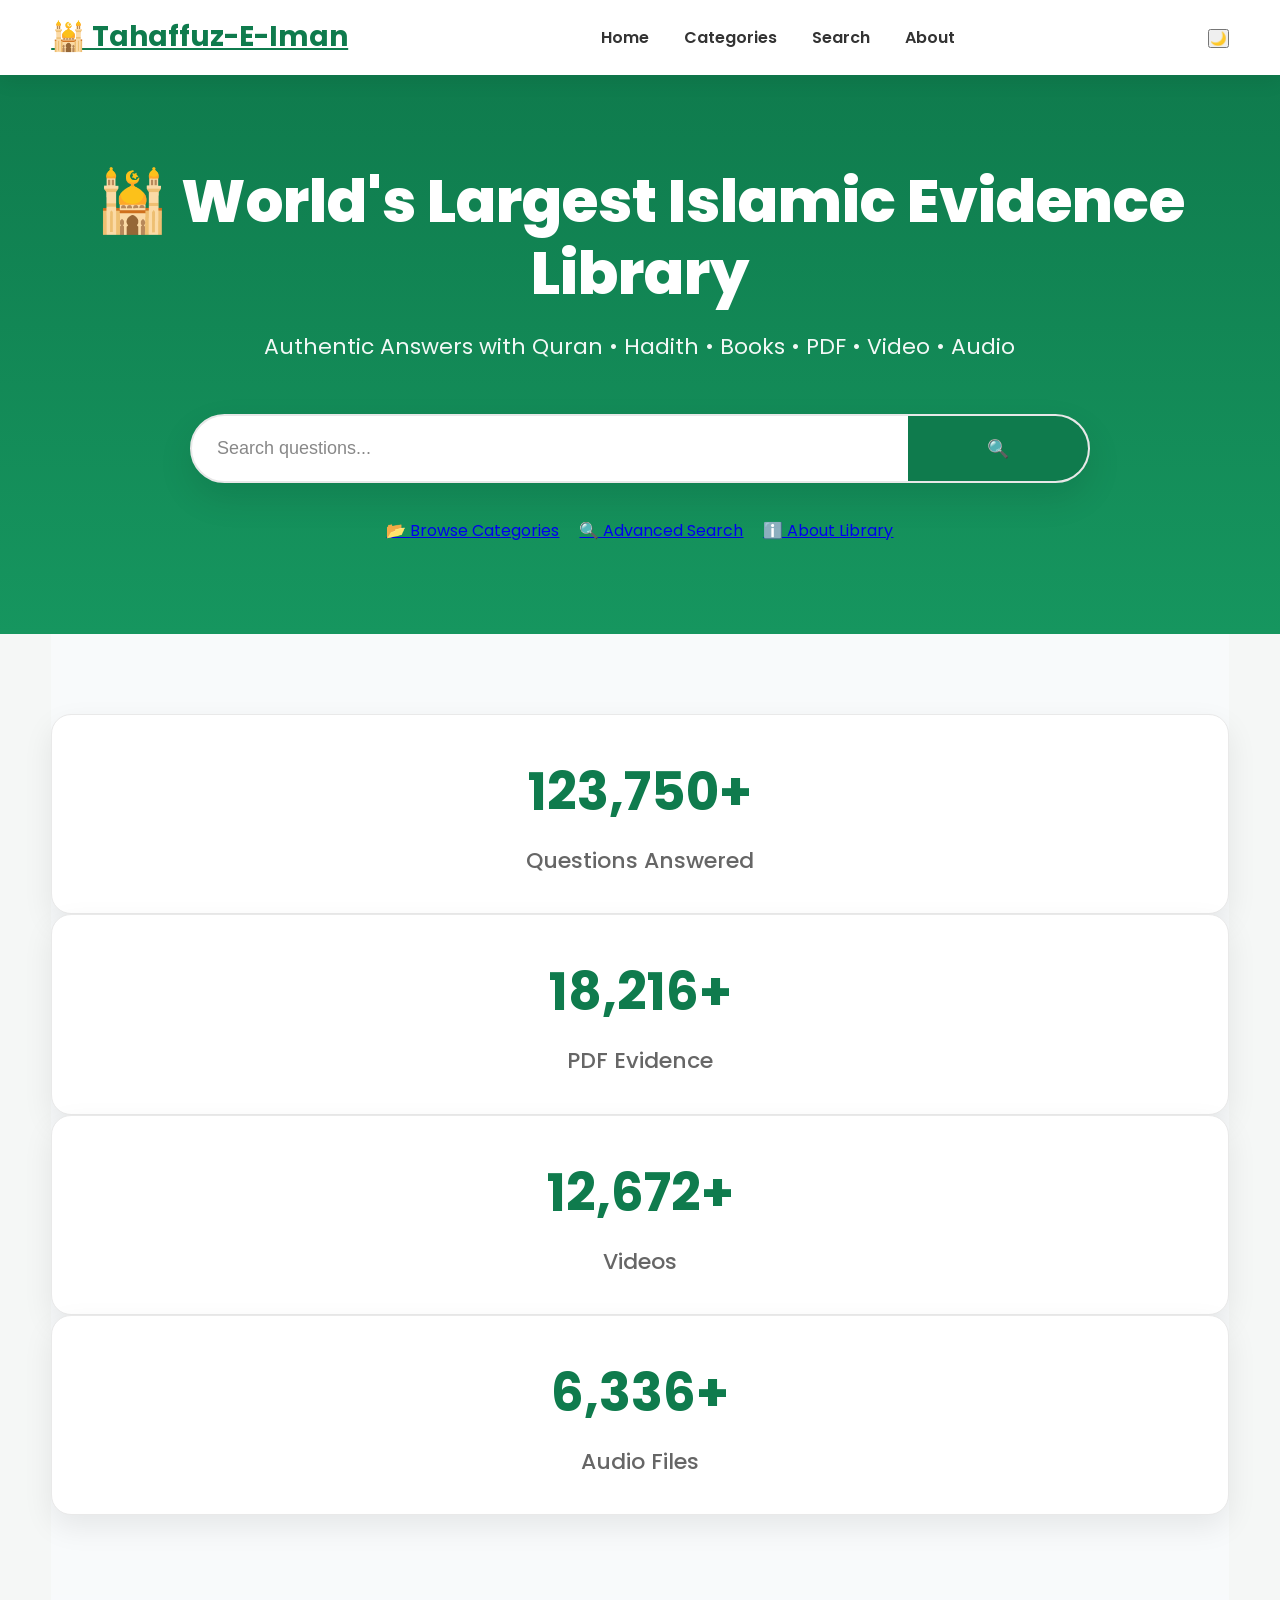
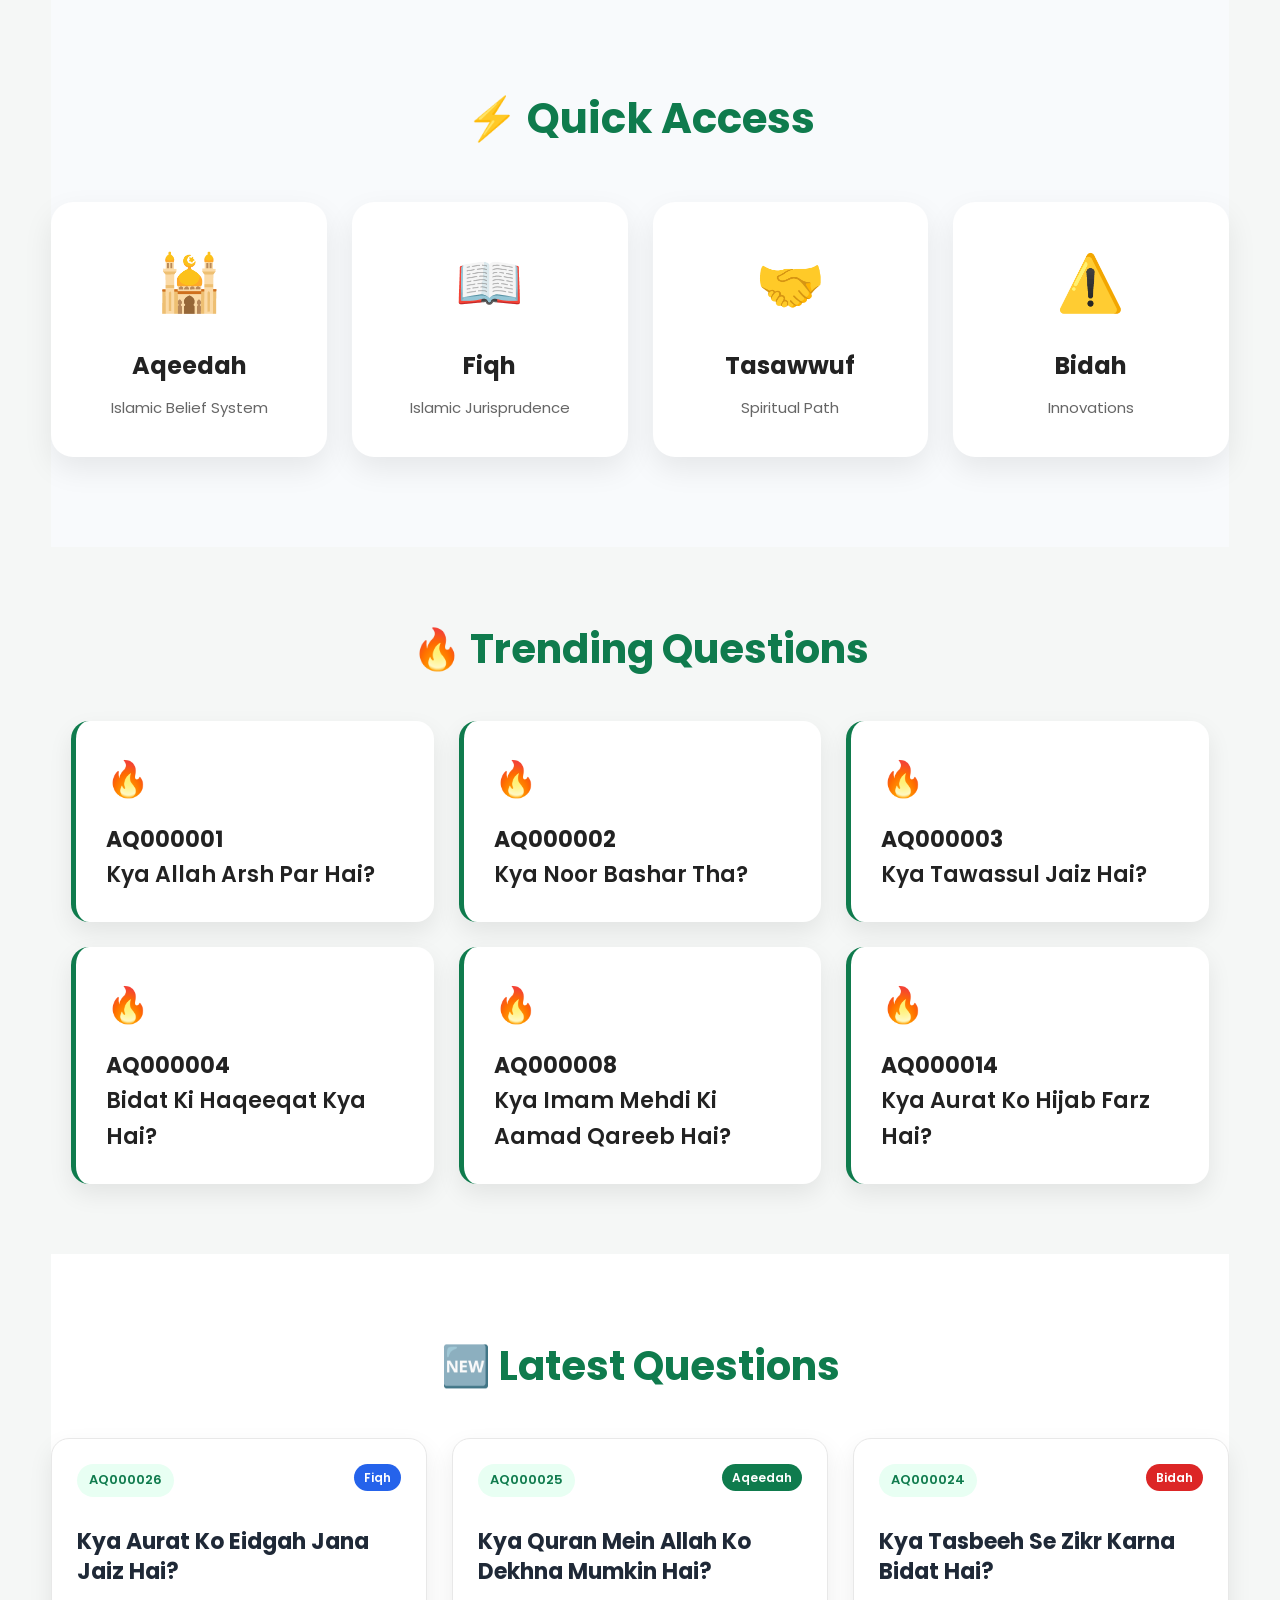
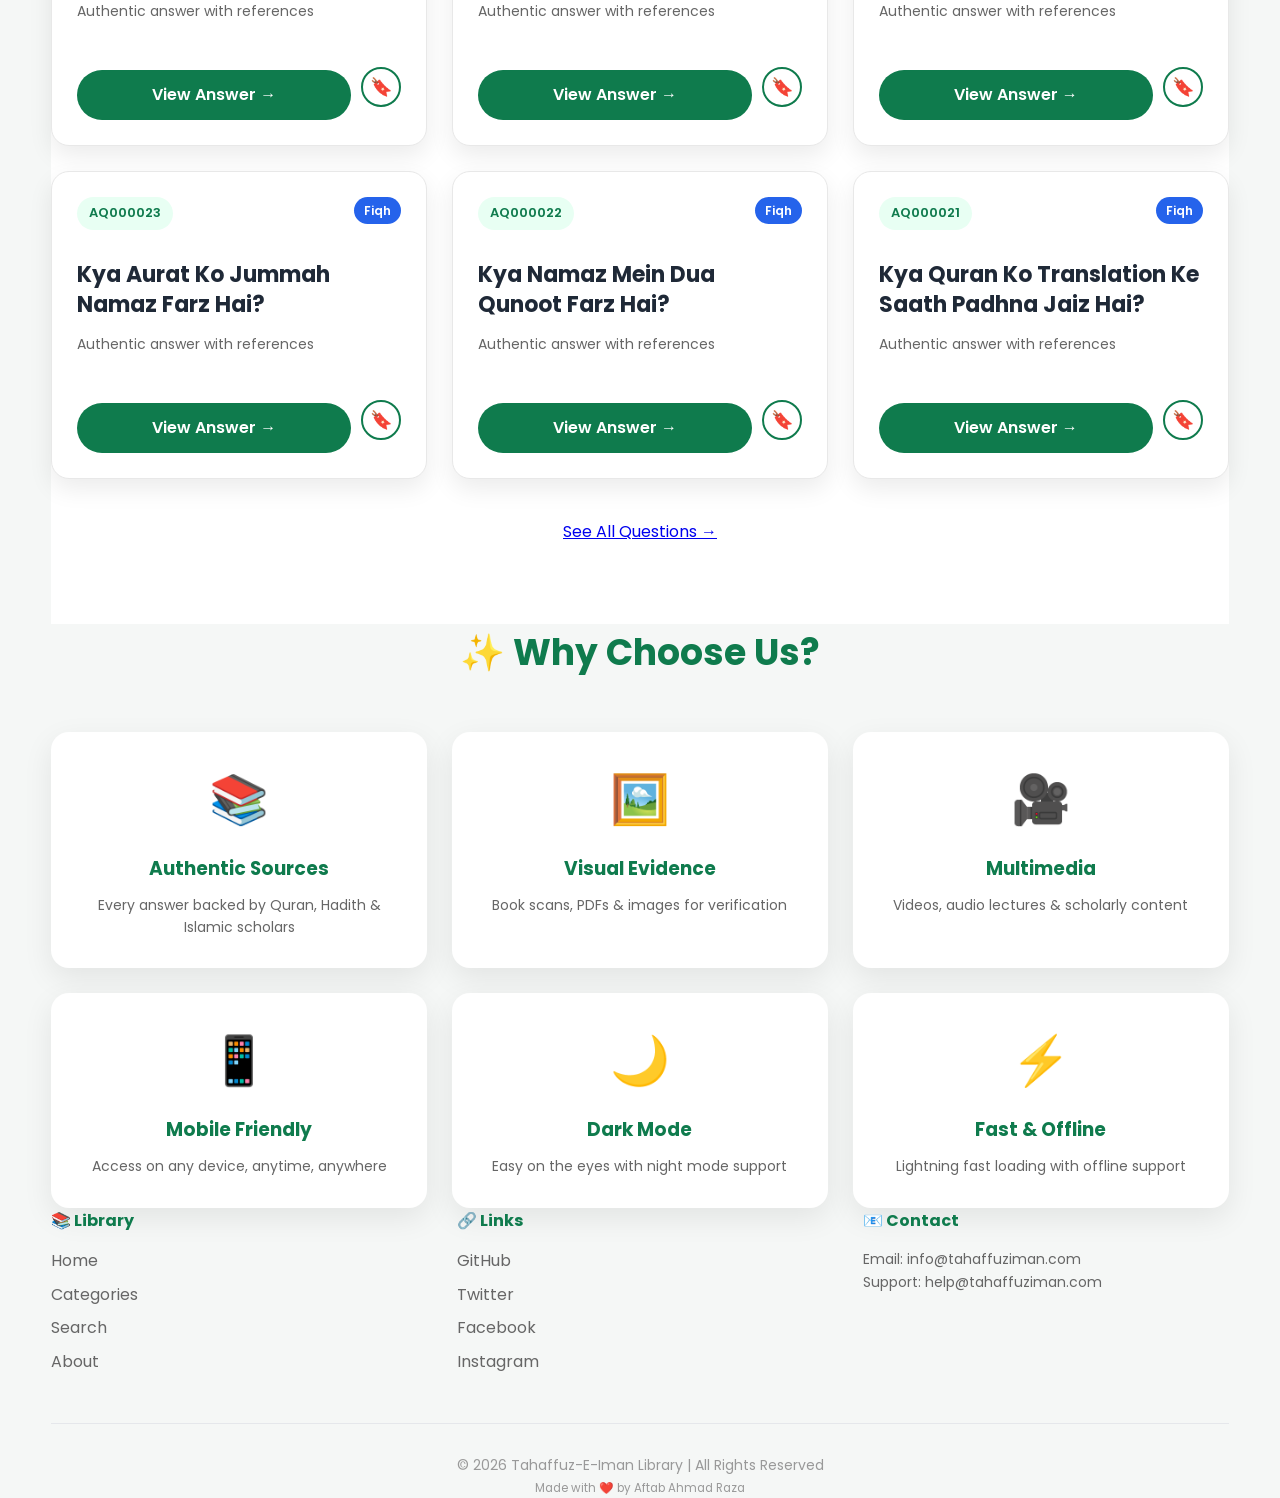
<file: index.html>
<!DOCTYPE html>
<html lang="en">
<head>
  <meta charset="UTF-8">
  <meta name="viewport" content="width=device-width, initial-scale=1.0">
  <title>Tahaffuz-E-Iman Library - Islamic Q&A Evidence Research</title>
  <meta name="description" content="World's Largest Islamic Evidence Research Library. Questions answered with Quran, Hadith, Books, PDFs, Videos & Audio">
  <meta name="keywords" content="Islam, Quran, Hadith, Islamic Questions, Fatwa, Islamic Library">
  <meta property="og:title" content="Tahaffuz-E-Iman Library">
  <meta property="og:description" content="Digital Islamic Evidence Research Library">
  <meta property="og:image" content="https://tahaffuziman.com/og-image.jpg">
  <meta name="twitter:card" content="summary_large_image">
  <link rel="canonical" href="https://aftabahmadraza.github.io/Tahaffuz-E-Iman-Library/">
  <link rel="stylesheet" href="assets/css/style.css">
  <link href="https://fonts.googleapis.com/css2?family=Poppins:wght@400;600;700;800&display=swap" rel="stylesheet">
</head>
<body>

<!-- ============ HEADER ============ -->
<header class="header">
  <div class="container header-inner">
    <a href="index.html" class="logo">🕌 Tahaffuz-E-Iman</a>
    <nav class="desktop-nav">
      <a href="index.html">Home</a>
      <a href="categories.html">Categories</a>
      <a href="search.html">Search</a>
      <a href="about.html">About</a>
    </nav>
    <div class="header-actions">
      <button id="theme-toggle" class="icon-btn" aria-label="Toggle Dark Mode">🌙</button>
    </div>
  </div>
</header>

<!-- ============ HERO SECTION ============ -->
<section class="hero">
  <div class="container">
    <h1>🕌 World's Largest Islamic Evidence Library</h1>
    <p class="hero-subtitle">Authentic Answers with Quran • Hadith • Books • PDF • Video • Audio</p>
    
    <!-- Search Box -->
    <div class="hero-search">
      <div class="search-box">
        <input id="searchInput" type="text" placeholder="Search questions..." autocomplete="off" aria-label="Search">
        <button id="searchBtn" aria-label="Search Button">🔍</button>
      </div>
      <div id="searchSuggestions" class="suggestions"></div>
    </div>
    
    <!-- Quick Action Buttons -->
    <div class="heroButtons">
      <a href="categories.html" class="hero-btn">📂 Browse Categories</a>
      <a href="search.html" class="hero-btn">🔍 Advanced Search</a>
      <a href="about.html" class="hero-btn">ℹ️ About Library</a>
    </div>
  </div>
</section>

<!-- ============ STATISTICS ============ -->
<section class="stats container">
  <div class="stat-card">
    <h2>125000+</h2>
    <p>Questions Answered</p>
  </div>
  <div class="stat-card">
    <h2>18400+</h2>
    <p>PDF Evidence</p>
  </div>
  <div class="stat-card">
    <h2>12800+</h2>
    <p>Videos</p>
  </div>
  <div class="stat-card">
    <h2>6400+</h2>
    <p>Audio Files</p>
  </div>
</section>

<!-- ============ QUICK ACCESS ============ -->
<section class="quick-access container">
  <h2>⚡ Quick Access</h2>
  <div class="quick-grid">
    <a href="search.html?category=Aqeedah" class="quick-card" style="text-decoration:none;color:inherit;">
      <div class="icon">🕌</div>
      <h3>Aqeedah</h3>
      <p>Islamic Belief System</p>
    </a>
    <a href="search.html?category=Fiqh" class="quick-card" style="text-decoration:none;color:inherit;">
      <div class="icon">📖</div>
      <h3>Fiqh</h3>
      <p>Islamic Jurisprudence</p>
    </a>
    <a href="search.html?category=Tasawwuf" class="quick-card" style="text-decoration:none;color:inherit;">
      <div class="icon">🤝</div>
      <h3>Tasawwuf</h3>
      <p>Spiritual Path</p>
    </a>
    <a href="search.html?category=Bidah" class="quick-card" style="text-decoration:none;color:inherit;">
      <div class="icon">⚠️</div>
      <h3>Bidah</h3>
      <p>Innovations</p>
    </a>
  </div>
</section>

<!-- ============ TRENDING QUESTIONS ============ -->
<section class="trending container">
  <h2>🔥 Trending Questions</h2>
  <div class="trend-grid">
    <a href="question.html?id=AQ000001" class="trend-card" style="text-decoration:none;color:inherit;">
      <b>AQ000001</b><br>
      Kya Allah Arsh Par Hai?
    </a>
    <a href="question.html?id=AQ000002" class="trend-card" style="text-decoration:none;color:inherit;">
      <b>AQ000002</b><br>
      Kya Noor Bashar Tha?
    </a>
    <a href="question.html?id=AQ000003" class="trend-card" style="text-decoration:none;color:inherit;">
      <b>AQ000003</b><br>
      Kya Tawassul Jaiz Hai?
    </a>
    <a href="question.html?id=AQ000004" class="trend-card" style="text-decoration:none;color:inherit;">
      <b>AQ000004</b><br>
      Bidat Ki Haqeeqat Kya Hai?
    </a>
    <a href="question.html?id=AQ000008" class="trend-card" style="text-decoration:none;color:inherit;">
      <b>AQ000008</b><br>
      Kya Imam Mehdi Ki Aamad Qareeb Hai?
    </a>
    <a href="question.html?id=AQ000014" class="trend-card" style="text-decoration:none;color:inherit;">
      <b>AQ000014</b><br>
      Kya Aurat Ko Hijab Farz Hai?
    </a>
  </div>
</section>

<!-- ============ LATEST QUESTIONS ============ -->
<section class="latest container">
  <h2>🆕 Latest Questions</h2>
  <div id="latestQuestions" class="latest-grid">
    <div style="grid-column:1/-1;text-align:center;padding:40px;color:#999;">
      <p>Loading latest questions...</p>
    </div>
  </div>
  <div style="text-align:center;margin-top:40px;">
    <a href="search.html" class="hero-btn">See All Questions →</a>
  </div>
</section>

<!-- ============ FEATURES SECTION ============ -->
<section class="features-section container">
  <h2 style="text-align:center;margin-bottom:50px;font-size:36px;color:#0f7b4d;">✨ Why Choose Us?</h2>
  <div style="display:grid;grid-template-columns:repeat(auto-fit,minmax(280px,1fr));gap:25px;">
    <div style="background:#fff;padding:30px;border-radius:18px;box-shadow:0 10px 30px rgba(0,0,0,.08);text-align:center;">
      <div style="font-size:48px;margin-bottom:15px;">📚</div>
      <h3 style="color:#0f7b4d;margin:0 0 10px;">Authentic Sources</h3>
      <p style="color:#666;margin:0;font-size:14px;">Every answer backed by Quran, Hadith & Islamic scholars</p>
    </div>
    <div style="background:#fff;padding:30px;border-radius:18px;box-shadow:0 10px 30px rgba(0,0,0,.08);text-align:center;">
      <div style="font-size:48px;margin-bottom:15px;">🖼️</div>
      <h3 style="color:#0f7b4d;margin:0 0 10px;">Visual Evidence</h3>
      <p style="color:#666;margin:0;font-size:14px;">Book scans, PDFs & images for verification</p>
    </div>
    <div style="background:#fff;padding:30px;border-radius:18px;box-shadow:0 10px 30px rgba(0,0,0,.08);text-align:center;">
      <div style="font-size:48px;margin-bottom:15px;">🎥</div>
      <h3 style="color:#0f7b4d;margin:0 0 10px;">Multimedia</h3>
      <p style="color:#666;margin:0;font-size:14px;">Videos, audio lectures & scholarly content</p>
    </div>
    <div style="background:#fff;padding:30px;border-radius:18px;box-shadow:0 10px 30px rgba(0,0,0,.08);text-align:center;">
      <div style="font-size:48px;margin-bottom:15px;">📱</div>
      <h3 style="color:#0f7b4d;margin:0 0 10px;">Mobile Friendly</h3>
      <p style="color:#666;margin:0;font-size:14px;">Access on any device, anytime, anywhere</p>
    </div>
    <div style="background:#fff;padding:30px;border-radius:18px;box-shadow:0 10px 30px rgba(0,0,0,.08);text-align:center;">
      <div style="font-size:48px;margin-bottom:15px;">🌙</div>
      <h3 style="color:#0f7b4d;margin:0 0 10px;">Dark Mode</h3>
      <p style="color:#666;margin:0;font-size:14px;">Easy on the eyes with night mode support</p>
    </div>
    <div style="background:#fff;padding:30px;border-radius:18px;box-shadow:0 10px 30px rgba(0,0,0,.08);text-align:center;">
      <div style="font-size:48px;margin-bottom:15px;">⚡</div>
      <h3 style="color:#0f7b4d;margin:0 0 10px;">Fast & Offline</h3>
      <p style="color:#666;margin:0;font-size:14px;">Lightning fast loading with offline support</p>
    </div>
  </div>
</section>

<!-- ============ FOOTER ============ -->
<footer class="site-footer">
  <div class="container">
    <div style="display:grid;grid-template-columns:repeat(auto-fit,minmax(200px,1fr));gap:40px;margin-bottom:40px;">
      <div>
        <h4 style="color:#0f7b4d;margin-bottom:15px;">📚 Library</h4>
        <ul style="list-style:none;padding:0;margin:0;">
          <li><a href="index.html" style="color:#666;text-decoration:none;display:block;margin:8px 0;">Home</a></li>
          <li><a href="categories.html" style="color:#666;text-decoration:none;display:block;margin:8px 0;">Categories</a></li>
          <li><a href="search.html" style="color:#666;text-decoration:none;display:block;margin:8px 0;">Search</a></li>
          <li><a href="about.html" style="color:#666;text-decoration:none;display:block;margin:8px 0;">About</a></li>
        </ul>
      </div>
      <div>
        <h4 style="color:#0f7b4d;margin-bottom:15px;">🔗 Links</h4>
        <ul style="list-style:none;padding:0;margin:0;">
          <li><a href="https://github.com/aftabahmadraza" target="_blank" style="color:#666;text-decoration:none;display:block;margin:8px 0;">GitHub</a></li>
          <li><a href="#" style="color:#666;text-decoration:none;display:block;margin:8px 0;">Twitter</a></li>
          <li><a href="#" style="color:#666;text-decoration:none;display:block;margin:8px 0;">Facebook</a></li>
          <li><a href="#" style="color:#666;text-decoration:none;display:block;margin:8px 0;">Instagram</a></li>
        </ul>
      </div>
      <div>
        <h4 style="color:#0f7b4d;margin-bottom:15px;">📧 Contact</h4>
        <p style="color:#666;margin:0;font-size:14px;">
          Email: info@tahaffuziman.com<br>
          Support: help@tahaffuziman.com
        </p>
      </div>
    </div>
    <hr style="border:none;border-top:1px solid #e5e7eb;margin:30px 0;">
    <div style="text-align:center;">
      <p style="color:#999;margin:0;font-size:14px;">
        © 2026 Tahaffuz-E-Iman Library | All Rights Reserved<br>
        <small>Made with ❤️ by Aftab Ahmad Raza</small>
      </p>
    </div>
  </div>
</footer>

<!-- ============ SCROLL TO TOP BUTTON ============ -->
<button id="scroll-top-btn" class="fab" style="display:none;">⬆️</button>

<!-- ============ SCRIPTS ============ -->
<script src="assets/js/search.js"></script>
<script src="assets/js/latest.js"></script>
<script src="assets/js/app.js"></script>

</body>
</html>
</file>
<file: assets/css/style.css>
/* =========================
RESET
========================= */

*{
margin:0;
padding:0;
box-sizing:border-box;
}

html{
scroll-behavior:smooth;
}

body{
font-family:'Poppins',sans-serif;
background:#f5f7f6;
color:#222;
line-height:1.6;
}

/* =========================
VARIABLES
========================= */

:root{

--green:#0f7b4d;
--green-dark:#0b5f3c;
--green-light:#22c55e;

--white:#ffffff;

--bg:#f5f7f6;

--text:#222;

--gray:#666;

--border:#e5e7eb;

--radius:18px;

--shadow:0 10px 30px rgba(0,0,0,.08);

}

/* =========================
CONTAINER
========================= */

.container{

width:92%;

max-width:1300px;

margin:auto;

}

/* =========================
HEADER
========================= */

.header{

position:sticky;

top:0;

z-index:999;

background:white;

box-shadow:0 5px 20px rgba(0,0,0,.08);

}

.header .container{

display:flex;

align-items:center;

justify-content:space-between;

height:75px;

}

.logo{

display:flex;

align-items:center;

gap:10px;

font-size:28px;

font-weight:700;

color:var(--green);

}

.logo img{

height:45px;

}

nav{

display:flex;

gap:35px;

}

nav a{

text-decoration:none;

color:#333;

font-weight:600;

transition:.3s;

}

nav a:hover{

color:var(--green);

}

.themeBtn{

width:45px;

height:45px;

border:none;

border-radius:50%;

background:#f3f4f6;

cursor:pointer;

font-size:20px;

}

/* =========================
HERO
========================= */

.hero{

background:linear-gradient(180deg,#0f7b4d,#16965f);

padding:90px 20px;

text-align:center;

color:white;

}

.hero h1{

font-size:60px;

font-weight:800;

line-height:1.2;

margin-bottom:20px;

}

.hero p{

font-size:22px;

margin-bottom:45px;

opacity:.95;

}

/* ===========================
HERO SEARCH
=========================== */

.hero-search{

    max-width:900px;

    margin:50px auto 0;

    position:relative;

}

.search-box{

    display:flex;

    align-items:center;

    background:#ffffff;

    border-radius:60px;

    overflow:hidden;

    box-shadow:0 15px 35px rgba(0,0,0,.10);

    border:2px solid #e8e8e8;

    transition:.3s;

}

.search-box:focus-within{

    border-color:#0f7b4d;

    box-shadow:0 20px 40px rgba(15,123,77,.18);

}

.search-box input{

    flex:1;

    height:65px;

    border:none;

    outline:none;

    padding:0 25px;

    font-size:18px;

    background:transparent;

    color:#222;

}

.search-box input::placeholder{

    color:#888;

}

.search-box button{

    width:180px;

    height:65px;

    border:none;

    background:#0f7b4d;

    color:#fff;

    font-size:18px;

    font-weight:600;

    cursor:pointer;

    transition:.3s;

}

.search-box button:hover{

    background:#095c38;

}

/* Suggestions */

.suggestions{

    position:absolute;

    left:0;

    right:0;

    top:78px;

    background:#fff;

    border-radius:18px;

    box-shadow:0 12px 30px rgba(0,0,0,.10);

    display:none;

    z-index:999;

    overflow:hidden;

}

.suggestions.active{

    display:block;

}

.suggestions div{

    padding:15px 20px;

    cursor:pointer;

    border-bottom:1px solid #f1f1f1;

    transition:.3s;

}

.suggestions div:hover{

    background:#f4fff8;

    color:#0f7b4d;

}

/* Mobile */

@media(max-width:768px){

.search-box{

flex-direction:column;

border-radius:20px;

}

.search-box input{

width:100%;

height:60px;

}

.search-box button{

width:100%;

height:55px;

border-radius:0;

}

.suggestions{

top:125px;

}

}

/* =========================
BUTTONS
========================= */

.heroButtons{

margin-top:35px;

display:flex;

justify-content:center;

gap:20px;

flex-wrap:wrap;

}

.heroButtons button{

padding:15px 28px;

border:none;

border-radius:50px;

font-size:17px;

font-weight:600;

cursor:pointer;

transition:.3s;

}

.heroButtons button:first-child{

background:white;

color:var(--green);

}

.heroButtons button:last-child{

background:#0b5f3c;

color:white;

}

.heroButtons button:hover{

transform:translateY(-4px);

}

/* =========================
RESPONSIVE
========================= */

@media(max-width:900px){

.hero h1{

font-size:38px;

}

.hero p{

font-size:18px;

}

nav{

display:none;

}

.searchBox{

flex-direction:column;

}

.searchBox button{

width:100%;

height:60px;

}

}

/*=========================
Statistics
=========================*/

.stats{

padding:80px 0;

background:#f8fafb;

}

.stats .container{

max-width:1200px;

margin:auto;

display:grid;

grid-template-columns:repeat(4,1fr);

gap:25px;

}

.stat-card{

background:#ffffff;

padding:35px 20px;

border-radius:20px;

text-align:center;

box-shadow:0 12px 30px rgba(0,0,0,.08);

transition:.35s;

border:1px solid #e9e9e9;

}

.stat-card:hover{

transform:translateY(-8px);

box-shadow:0 18px 40px rgba(0,0,0,.12);

}

.stat-card h2{

font-size:52px;

font-weight:700;

color:#0f7b4d;

margin-bottom:10px;

}

.stat-card p{

font-size:22px;

font-weight:500;

color:#666;

}

/* Mobile */

@media(max-width:992px){

.stats .container{

grid-template-columns:repeat(2,1fr);

}

}

@media(max-width:600px){

.stats .container{

grid-template-columns:1fr;

}

.stat-card h2{

font-size:38px;

}

.stat-card p{

font-size:18px;

}

}

/*=========================
TRENDING
=========================*/

.trending{

padding:70px 20px;

background:#f5f7f6;

}

.trending h2{

text-align:center;

font-size:40px;

margin-bottom:40px;

color:#0f7b4d;

}

.trend-grid{

display:grid;

grid-template-columns:repeat(auto-fit,minmax(280px,1fr));

gap:25px;

}

.trend-card{

background:#fff;

padding:30px;

border-radius:18px;

box-shadow:0 10px 25px rgba(0,0,0,.08);

border-left:5px solid #0f7b4d;

font-size:22px;

font-weight:600;

line-height:1.6;

cursor:pointer;

transition:.3s;

}

.trend-card:hover{

transform:translateY(-8px);

box-shadow:0 20px 40px rgba(0,0,0,.12);

}

.trend-card::before{

content:"🔥";

display:block;

font-size:35px;

margin-bottom:15px;

}

/*=========================
QUICK ACCESS
=========================*/

.quick-access{

padding:90px 0;

background:#f8fafc;

}

.quick-access h2{

text-align:center;

font-size:42px;

margin-bottom:50px;

font-weight:700;

color:#0f7b4d;

}

.quick-grid{

display:grid;

grid-template-columns:repeat(auto-fit,minmax(240px,1fr));

gap:25px;

}

.quick-card{

background:#fff;

padding:35px 25px;

border-radius:22px;

text-align:center;

text-decoration:none;

box-shadow:0 12px 30px rgba(0,0,0,.08);

transition:.35s;

border:2px solid transparent;

}

.quick-card:hover{

transform:translateY(-10px);

border-color:#0f7b4d;

box-shadow:0 20px 45px rgba(0,0,0,.12);

}

.quick-card .icon{

font-size:55px;

margin-bottom:20px;

}

.quick-card h3{

font-size:24px;

margin-bottom:10px;

color:#222;

}

.quick-card p{

font-size:15px;

color:#666;

line-height:1.6;

}

@media(max-width:768px){

.quick-access{

padding:60px 15px;

}

.quick-access h2{

font-size:30px;

}

.quick-grid{

grid-template-columns:repeat(2,1fr);

gap:15px;

}

.quick-card{

padding:25px 15px;

}

.quick-card .icon{

font-size:40px;

}

.quick-card h3{

font-size:18px;

}

.quick-card p{

font-size:13px;

}

}
/*=========================
LATEST QUESTIONS
=========================*/

.latest{

padding:90px 0;

background:#ffffff;

}

.latest h2{

text-align:center;

font-size:42px;

font-weight:700;

margin-bottom:50px;

color:#0f7b4d;

}

.latest-grid{

display:grid;

grid-template-columns:repeat(auto-fit,minmax(330px,1fr));

gap:30px;

}

.question-card{

background:#fff;

border-radius:22px;

padding:28px;

box-shadow:0 12px 30px rgba(0,0,0,.08);

transition:.35s;

border:1px solid #e8e8e8;

}

.question-card:hover{

transform:translateY(-8px);

box-shadow:0 20px 45px rgba(0,0,0,.12);

border-color:#0f7b4d;

}

.question-id{

display:inline-block;

background:#e8fff3;

color:#0f7b4d;

padding:6px 12px;

border-radius:30px;

font-size:13px;

font-weight:600;

margin-bottom:15px;

}

.question-card h3{

font-size:24px;

line-height:1.5;

margin-bottom:18px;

color:#222;

}

.question-category{

display:inline-block;

background:#f3f4f6;

padding:6px 14px;

border-radius:20px;

font-size:14px;

margin-bottom:20px;

}

.question-card a{

display:inline-block;

margin-top:15px;

padding:12px 22px;

background:#0f7b4d;

color:#fff;

text-decoration:none;

border-radius:30px;

font-weight:600;

transition:.3s;

}

.question-card a:hover{

background:#095d39;

}

.latest-btn{

text-align:center;

margin-top:50px;

}

.view-all-btn{

display:inline-block;

padding:15px 35px;

background:#0f7b4d;

color:#fff;

text-decoration:none;

border-radius:40px;

font-size:18px;

font-weight:600;

transition:.3s;

}

.view-all-btn:hover{

background:#095d39;

}

@media(max-width:768px){

.latest{

padding:60px 15px;

}

.latest h2{

font-size:30px;

}

.latest-grid{

grid-template-columns:1fr;

}

.question-card{

padding:22px;

}

.question-card h3{

font-size:20px;

}

}

.latest{

padding:80px 0;

}

.latest h2{

text-align:center;

font-size:40px;

margin-bottom:40px;

color:#0f7b4d;

}

.latest-grid{

display:grid;

grid-template-columns:repeat(auto-fit,minmax(300px,1fr));

gap:25px;

}

.question-card{

background:#fff;

padding:25px;

border-radius:18px;

box-shadow:0 10px 25px rgba(0,0,0,.08);

transition:.3s;

}

.question-card:hover{

transform:translateY(-8px);

}

.question-id{

display:inline-block;

background:#e8fff2;

color:#0f7b4d;

padding:6px 12px;

border-radius:30px;

font-size:13px;

font-weight:600;

margin-bottom:15px;

}

.question-card h3{

font-size:22px;

margin-bottom:15px;

line-height:1.5;

}

.question-category{

display:inline-block;

background:#f3f4f6;

padding:6px 12px;

border-radius:20px;

margin-bottom:20px;

font-size:14px;

}

.view-btn{

display:inline-block;

padding:12px 20px;

background:#0f7b4d;

color:#fff;

text-decoration:none;

border-radius:30px;

font-weight:600;

}

.view-btn:hover{

background:#095c38;

}

/*=========================
COMPACT FOOTER
=========================*/

.footer{

margin-top:80px;

background:#071521;

padding:35px 0 20px;

color:#fff;

}

.footer-top{

display:flex;

justify-content:space-between;

align-items:center;

gap:30px;

flex-wrap:wrap;

}

.footer-logo h2{

font-size:32px;

margin-bottom:8px;

}

.footer-logo p{

color:#b7c3cf;

font-size:16px;

}

.footer-menu{

display:flex;

gap:22px;

flex-wrap:wrap;

}

.footer-menu a{

color:#d9d9d9;

text-decoration:none;

font-weight:500;

transition:.3s;

position:relative;

}

.footer-menu a::after{

content:"";

position:absolute;

left:0;

bottom:-5px;

width:0;

height:2px;

background:#1fc76a;

transition:.3s;

}

.footer-menu a:hover{

color:#1fc76a;

}

.footer-menu a:hover::after{

width:100%;

}

.footer-social{

display:flex;

gap:12px;

}

.footer-social a{

width:45px;

height:45px;

display:flex;

align-items:center;

justify-content:center;

background:#0f7b4d;

border-radius:50%;

text-decoration:none;

font-size:20px;

transition:.3s;

}

.footer-social a:hover{

transform:translateY(-5px);

background:#18a85e;

}

.footer-bottom{

margin-top:25px;

padding-top:20px;

border-top:1px solid rgba(255,255,255,.08);

text-align:center;

color:#bfc7cf;

font-size:15px;

}

.footer-bottom span{

margin:0 10px;

color:#18a85e;

}

@media(max-width:768px){

.footer-top{

flex-direction:column;

text-align:center;

}

.footer-menu{

justify-content:center;

}

.footer-social{

justify-content:center;

}

}

/*=========================================
QUESTION HERO
=========================================*/

.question-hero{

padding:50px 0;

background:linear-gradient(135deg,#f8fffb,#eefcf5);

border-bottom:1px solid #e8efe9;

}

.breadcrumb{

display:flex;

align-items:center;

gap:10px;

flex-wrap:wrap;

font-size:15px;

margin-bottom:25px;

color:#666;

}

.breadcrumb a{

text-decoration:none;

color:#0f7b4d;

font-weight:600;

}

.question-header{

background:#fff;

border-radius:24px;

padding:35px;

box-shadow:0 12px 35px rgba(0,0,0,.07);

}

.question-meta{

display:flex;

gap:12px;

flex-wrap:wrap;

margin-bottom:20px;

}

.question-meta span{

padding:8px 16px;

border-radius:50px;

font-size:14px;

font-weight:600;

}

.question-id{

background:#e8fff3;

color:#0f7b4d;

}

.question-badge{

background:#edf4ff;

color:#2463eb;

}

.verified{

background:#dff7e8;

color:#15803d;

}

.question-header h1{

font-size:42px;

line-height:1.4;

margin-bottom:18px;

color:#111827;

}

.question-subtitle{

font-size:18px;

color:#666;

line-height:1.7;

}

@media(max-width:768px){

.question-header{

padding:25px;

}

.question-header h1{

font-size:30px;

}

.question-subtitle{

font-size:16px;

}

}
</file>
